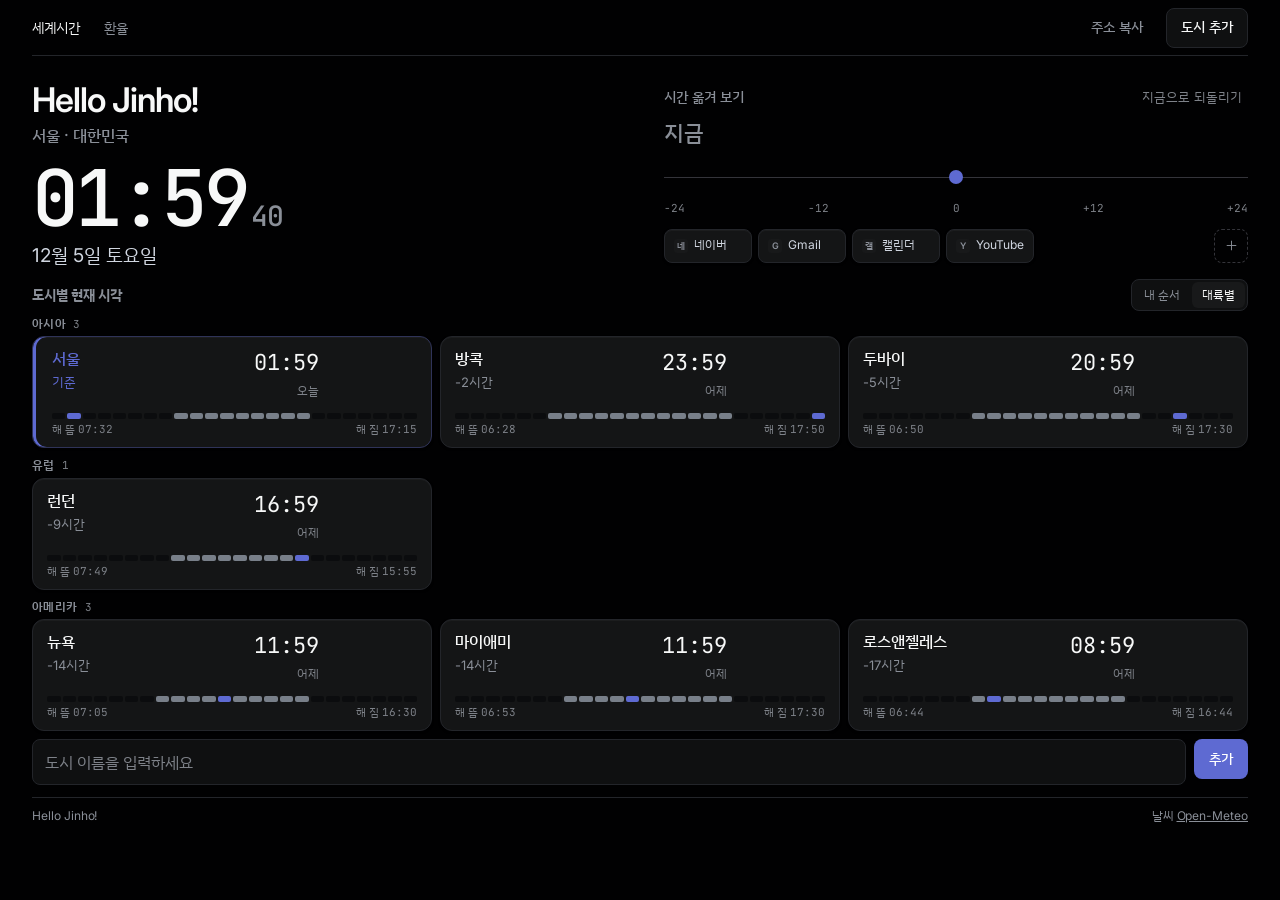
<file: index.html>
<!doctype html>
<html lang="ko">
<head>
<meta charset="utf-8">
<meta name="viewport" content="width=device-width, initial-scale=1">
<title>Hello Jinho!</title>
<meta name="description" content="기준 도시의 시각을 중심으로 여러 도시의 지금을 나란히 봅니다.">
<meta name="color-scheme" content="dark">
<meta name="theme-color" content="#010102">
<link rel="preconnect" href="https://api.open-meteo.com" crossorigin>
<link rel="preconnect" href="https://fonts.googleapis.com">
<link rel="preconnect" href="https://fonts.gstatic.com" crossorigin>
<link href="https://fonts.googleapis.com/css2?family=Inter:wght@400;500;600&family=JetBrains+Mono:wght@400;500&family=IBM+Plex+Sans+KR:wght@400;500;600&display=swap" rel="stylesheet">
<link rel="stylesheet" href="meridian.css">
</head>
<body>
<div id="chrome"></div>

<main id="main">
  <div class="wrap">
    <h1 class="sr-only">세계시간</h1>
    <div class="hero">
     <div class="clockbar">

      <section aria-labelledby="refHeading">
        <div id="brand"></div>
        <p class="ref-city" id="refHeading">
          <span id="refName">서울</span> · <span id="refCountry">대한민국</span>
        </p>
        <p class="clock" id="clock" role="timer" aria-live="off">
          <span id="clockHM">--:--</span><span class="sec" id="clockS">--</span>
        </p>
        <div class="hero-meta">
          <span class="date" id="refDate">&nbsp;</span>
        </div>
      </section>

      <section class="shift" aria-labelledby="shiftLabel">
          <div class="shift-head">
            <h2 id="shiftLabel">시간 옮겨 보기</h2>
            <button type="button" class="shift-reset" id="shiftReset" disabled>지금으로 되돌리기</button>
          </div>
          <output class="shift-val" id="shiftVal" for="shiftRange">지금</output>
          <div class="slider">
            <input type="range" id="shiftRange" min="-24" max="24" step="0.5" value="0"
                   aria-labelledby="shiftLabel" aria-describedby="shiftVal">
          </div>
          <div class="slider-ticks" aria-hidden="true">
            <span>-24</span><span>-12</span><span>0</span><span>+12</span><span>+24</span>
          </div>

          <nav class="marks" aria-label="바로가기">
            <div class="marks-row" id="marks"></div>
            <form class="mark-form" id="markForm" hidden>
              <label class="field-label" for="markIcon" hidden>아이콘</label>
              <input class="input i" id="markIcon" placeholder="아이콘" maxlength="2"
                     autocomplete="off" spellcheck="false" aria-describedby="markHint">
              <label class="field-label" for="markName" hidden>이름</label>
              <input class="input n" id="markName" placeholder="이름 (선택)" autocomplete="off" spellcheck="false">
              <label class="field-label" for="markUrl" hidden>주소</label>
              <input class="input u" id="markUrl" type="url" placeholder="예: naver.com" autocomplete="off" spellcheck="false">
              <button type="submit" class="btn btn-primary">저장</button>
              <button type="button" class="btn btn-tertiary" id="markCancel">취소</button>
              <span class="mark-move" id="markMove" hidden>
                <button type="button" class="btn btn-secondary" id="markLeft">← 앞으로</button>
                <button type="button" class="btn btn-secondary" id="markRight">뒤로 →</button>
              </span>
              <p class="add-hint" id="markHint">아이콘 칸에 이모지를 넣으면 그 그림이 대신 나옵니다. 비우면 사이트 아이콘을 씁니다. 순서는 끌어서 옮길 수도 있습니다.</p>
            </form>
            <p class="error" id="markError" role="alert" hidden></p>
          </nav>
      </section>

     </div>

      <section class="rail-panel" aria-labelledby="railHeading">
        <div class="rail-headrow">
          <h2 class="t-body-sm" id="railHeading">도시별 현재 시각</h2>
          <div class="rail-toggle" id="railToggle" role="group" aria-label="목록 보기 방식">
            <button type="button" data-mode="mine" aria-pressed="false">내 순서</button>
            <button type="button" data-mode="cont" aria-pressed="true">대륙별</button>
          </div>
        </div>
        <div class="rail" id="rail"></div>

        <form class="add-row" id="addForm">
          <label class="field-label" for="addCity" hidden>도시 이름</label>
          <input class="input" id="addCity" name="city" list="cityList" autocomplete="off" spellcheck="false"
                 placeholder="도시 이름을 입력하세요">
          <button type="submit" class="btn btn-primary">추가</button>
        </form>
        <datalist id="cityList"></datalist>
        <p class="error" id="addError" role="alert" hidden></p>
      </section>

    </div>
  </div>
</main>

<div id="pagefoot"></div>

<script src="meridian.js"></script>
<script>
(function () {
  'use strict';
  var $ = function (id) { return document.getElementById(id); };

  document.getElementById('chrome').innerHTML = M.nav('세계시간');
  document.getElementById('brand').innerHTML = M.brandMark();
  document.getElementById('pagefoot').innerHTML =
    M.foot('날씨 <a href="https://open-meteo.com/">Open-Meteo</a>');

  $('navActions').innerHTML =
    '<button type="button" class="btn btn-tertiary" id="copyUrl">주소 복사</button>' +
    '<button type="button" class="btn btn-secondary" id="focusAdd">도시 추가</button>';

  /* ---------- 상태 ---------- */
  var params = new URLSearchParams(location.search);
  var fromUrl = params.get('c');
  var cities;
  if (fromUrl) {
    cities = fromUrl.split(',').map(function (s) { return s.trim(); })
                    .filter(function (s) { return M.CITIES[s]; });
    if (cities.length) M.save('cities', cities);
  }
  if (!cities || !cities.length) cities = M.load('cities', M.DEFAULT_CITIES).slice();
  cities = cities.filter(function (c) { return M.CITIES[c]; });
  if (!cities.length) cities = M.DEFAULT_CITIES.slice();

  var shiftHours = 0;

  /* 도시 이름 자동완성 */
  $('cityList').innerHTML = Object.keys(M.CITIES).map(function (n) {
    return '<option value="' + M.escapeHtml(n) + '"></option>';
  }).join('');

  function refCity() { return cities[0]; }
  function shiftedNow() { return new Date(Date.now() + shiftHours * 3600000); }

  /* 도시별 날씨 캐시: { 도시: {temp, code, isDay} } */
  var wx = {};
  /* 도시를 끌고 있는 중인지 (아래 순서 바꾸기에서 씀) */
  var cdrag = null;

  /* ---------- 렌더 ----------
     구조를 만드는 buildRail 과 1초마다 도는 updateTimes 를 나눈다.
     매초 innerHTML 을 갈아치우면 도시마다 SVG 아이콘까지 다시 그리게 된다. */
  function weatherCell(city) {
    var w = wx[city];
    if (w === undefined) {
      return '<div class="rail-wx"><div class="line">' +
             '<span class="skeleton">--.-°</span></div></div>';
    }
    if (w === null) return '<div class="rail-wx"></div>';
    var d = M.describe(w.code);
    return '<div class="rail-wx">' +
      '<div class="line">' + M.iconFor(d[1], w.isDay, 18) +
        '<span class="tmp">' + w.temp.toFixed(1) + '°</span></div>' +
      '<div class="cond">' + d[0] + '</div>' +
    '</div>';
  }

  /* 대륙은 시간대 앞부분에서 얻는다. 따로 표를 둘 필요가 없다. */
  var CONT = { Asia: '아시아', Europe: '유럽', America: '아메리카',
               Africa: '아프리카', Australia: '오세아니아', Pacific: '오세아니아' };
  var CONT_ORDER = ['아시아', '유럽', '아프리카', '아메리카', '오세아니아'];
  function contOf(city) {
    var meta = M.CITIES[city];
    return meta ? (CONT[meta[0].split('/')[0]] || '기타') : '기타';
  }

  var railMode = M.load('railMode', ['cont'])[0] === 'mine' ? 'mine' : 'cont';

  function cityCard(city, idx) {
      var isRef = idx === 0;
      return '<div class="rail-row' + (isRef ? ' is-ref' : '') +
             '" data-city="' + M.escapeHtml(city) + '" data-idx="' + idx + '">' +
        '<div class="rail-head">' +
          '<div>' +
            '<div class="rail-name">' + M.escapeHtml(city) + '</div>' +
            '<div class="rail-off"></div>' +
          '</div>' +
          weatherCell(city) +
          '<div>' +
            '<div class="rail-time">--:--</div>' +
            '<div class="rail-day"></div>' +
          '</div>' +
          (cities.length > 1
            ? '<span class="rail-tools">' +
                '<button type="button" data-cmove="-1" ' + (idx === 0 ? 'disabled ' : '') +
                  'aria-label="' + M.escapeHtml(city) + ' 앞으로 옮기기">' +
                  M.icon('left', 13) + '</button>' +
                '<button type="button" data-cmove="1" ' +
                  (idx === cities.length - 1 ? 'disabled ' : '') +
                  'aria-label="' + M.escapeHtml(city) + ' 뒤로 옮기기">' +
                  M.icon('right', 13) + '</button>' +
                '<button type="button" class="rail-remove" data-remove="' + M.escapeHtml(city) +
                  '" aria-label="' + M.escapeHtml(city) + ' 삭제">' + M.icon('close', 14) + '</button>' +
              '</span>'
            : '<span></span>') +
        '</div>' +
        '<div class="band" role="img" aria-label="' + M.escapeHtml(city) + ' 낮과 밤">' +
          new Array(25).join('<i></i>') +
        '</div>' +
        '<div class="band-legend"></div>' +
      '</div>';
  }

  function buildRail() {
    /* 끌고 있는 도중에 날씨 갱신이 목록을 다시 그리면 손에서 놓친다 */
    if (cdrag && cdrag.moved) return;

    var html;
    if (railMode === 'cont') {
      html = '';
      CONT_ORDER.forEach(function (cont) {
        var list = cities.filter(function (c) { return contOf(c) === cont; });
        if (!list.length) return;
        html += '<h3 class="rail-group">' + cont +
                '<span>' + list.length + '</span></h3>' +
                list.map(function (city) {
                  return cityCard(city, cities.indexOf(city));
                }).join('');
      });
    } else {
      html = cities.map(cityCard).join('');
    }
    $('rail').innerHTML = html;

    Array.prototype.forEach.call($('railToggle').children, function (b) {
      b.setAttribute('aria-pressed', String(b.getAttribute('data-mode') === railMode));
    });
    updateTimes();
  }

  $('railToggle').addEventListener('click', function (e) {
    var b = e.target.closest('[data-mode]');
    if (!b) return;
    railMode = b.getAttribute('data-mode');
    M.save('railMode', [railMode]);
    buildRail();
  });

  function updateTimes() {
    var now = shiftedNow();
    var refTz = M.CITIES[refCity()][0];
    var refP = M.tzParts(refTz, now);

    Array.prototype.forEach.call($('rail').children, function (row) {
      var city = row.getAttribute('data-city');
      var meta = M.CITIES[city];
      if (!meta) return;                     /* 대륙 제목 줄은 건너뛴다 */
      var p = M.tzParts(meta[0], now);
      var delta = M.dayDelta(refP, p);

      /* 기준 도시는 화면상의 첫 칸이 아니라 이름으로 가린다.
         대륙별로 묶으면 제목이 첫 칸을 차지해 자리로는 판단할 수 없다. */
      row.querySelector('.rail-off').textContent =
        city === cities[0] ? '기준' : M.formatOffset(M.offsetMinutes(refTz, meta[0], now));
      row.querySelector('.rail-time').textContent = M.pad2(p.hour) + ':' + M.pad2(p.minute);
      row.querySelector('.rail-day').textContent =
        delta === 0 ? '오늘' : delta > 0 ? '내일' : '어제';

      var dl = M.daylight(city, now);
      var bars = row.querySelectorAll('.band i');
      for (var h = 0; h < 24; h++) {
        bars[h].className = (h === p.hour) ? 'now' : (dl.hours[h] ? 'day' : '');
      }
      row.querySelector('.band-legend').innerHTML = dl.setLabel
        ? '<span>해 뜸 <span class="mono">' + dl.riseLabel + '</span></span>' +
          '<span>해 짐 <span class="mono">' + dl.setLabel + '</span></span>'
        : (dl.riseLabel ? '<span>' + dl.riseLabel + '</span>' : '');
    });
  }

  function renderHero() {
    var now = shiftedNow();
    var ref = refCity(), meta = M.CITIES[ref];
    var p = M.tzParts(meta[0], now);
    $('refName').textContent = ref;
    $('refCountry').textContent = meta[3];
    $('clockHM').textContent = M.pad2(p.hour) + ':' + M.pad2(p.minute);
    $('clockS').textContent = M.pad2(p.second);
    $('clock').setAttribute('aria-label',
      ref + ' ' + p.hour + '시 ' + p.minute + '분');
    $('refDate').textContent = M.formatDate(meta[0], now);
  }

  function tick() {
    renderHero();
    updateTimes();
  }

  /* ---------- 날씨: 모든 도시를 한 번에 ---------- */
  function loadWeather() {
    if (!cities.length) return;
    var lats = cities.map(function (c) { return M.CITIES[c][1]; }).join(',');
    var lons = cities.map(function (c) { return M.CITIES[c][2]; }).join(',');

    M.getJSON('https://api.open-meteo.com/v1/forecast?latitude=' + lats +
      '&longitude=' + lons + '&current=temperature_2m,weather_code,is_day&timezone=auto')
      .then(function (data) {
        var list = Array.isArray(data) ? data : [data];
        cities.forEach(function (city, i) {
          var d = list[i];
          if (!d || !d.current) { wx[city] = null; return; }
          wx[city] = {
            temp: d.current.temperature_2m,
            code: d.current.weather_code,
            isDay: d.current.is_day === 1
          };
        });
        buildRail();
      })
      .catch(function () {
        cities.forEach(function (c) { if (wx[c] === undefined) wx[c] = null; });
        buildRail();
      });
  }

  /* ---------- 바로가기 ---------- */
  var marks = M.load('bookmarks', M.DEFAULT_BOOKMARKS).filter(function (b) {
    return b && b.url;
  });

  function renderMarks() {
    $('marks').innerHTML = marks.map(function (b, i) {
      var label = b.name || M.hostOf(b.url);
      var glyph = b.icon
        ? '<span class="emoji" aria-hidden="true">' + M.escapeHtml(b.icon) + '</span>'
        : '<img src="' + M.escapeHtml(M.faviconUrl(b.url)) + '" alt="" ' +
          'width="14" height="14" loading="lazy" data-letter="' +
          M.escapeHtml(label.slice(0, 1)) + '">';
      return '<span class="mark-item" data-idx="' + i + '">' +
        /* 시작 페이지는 그대로 두고 새 탭에서 연다.
           noopener 가 없으면 열린 쪽에서 window.opener 로 이 페이지를 건드릴 수 있다. */
        '<a href="' + M.escapeHtml(b.url) + '" target="_blank" rel="noopener noreferrer"' +
          ' title="' + M.escapeHtml(label) + '"' +
          ' aria-label="' + M.escapeHtml(label) + ' (새 탭에서 열기)">' +
          glyph + '<span class="label">' + M.escapeHtml(label) + '</span>' +
        '</a>' +
        '<span class="mark-tools">' +
          '<button type="button" data-edit="' + i + '" aria-label="' +
            M.escapeHtml(label) + ' 바로가기 편집">' + M.icon('pencil', 11) + '</button>' +
          '<button type="button" data-mark="' + i + '" aria-label="' +
            M.escapeHtml(label) + ' 바로가기 삭제">' + M.icon('close', 11) + '</button>' +
        '</span>' +
      '</span>';
    }).join('') +
    '<button type="button" class="mark-add" id="markAdd" aria-label="바로가기 추가" ' +
      'title="바로가기 추가">' + M.icon('plus', 15) + '</button>';

    /* 파비콘을 못 받아오면 첫 글자로 바꾼다 */
    Array.prototype.forEach.call($('marks').querySelectorAll('img'), function (img) {
      img.addEventListener('error', function () {
        var s = document.createElement('span');
        s.className = 'letter';
        s.textContent = img.getAttribute('data-letter') || '?';
        s.setAttribute('aria-hidden', 'true');
        if (img.parentNode) img.parentNode.replaceChild(s, img);
      });
    });
    fitLabels();
  }

  /* 이름이 칸을 넘으면 12px 에서 9px 까지 0.5px 씩 줄여 맞춘다 */
  function fitLabels() {
    Array.prototype.forEach.call($('marks').querySelectorAll('.label'), function (el) {
      var size = 12;
      el.style.fontSize = size + 'px';
      while (el.scrollWidth > el.clientWidth && size > 9) {
        size -= 0.5;
        el.style.fontSize = size + 'px';
      }
    });
  }

  /* 웹폰트가 늦게 오면 폭이 달라지므로 한 번 더 맞춘다 */
  if (document.fonts && document.fonts.ready) {
    document.fonts.ready.then(fitLabels);
  }

  var editing = -1;   /* 편집 중인 바로가기 번호, -1 이면 새로 추가 */

  function openMarkForm(index) {
    editing = (typeof index === 'number') ? index : -1;
    var b = editing >= 0 ? marks[editing] : { icon: '', name: '', url: '' };
    $('markIcon').value = b.icon || '';
    $('markName').value = b.name || '';
    $('markUrl').value = b.url || '';
    $('markForm').hidden = false;
    $('markError').hidden = true;
    /* 순서 옮기기는 기존 항목을 고칠 때만 의미가 있다 */
    $('markMove').hidden = editing < 0;
    $('markLeft').disabled = editing <= 0;
    $('markRight').disabled = editing < 0 || editing >= marks.length - 1;
    (editing >= 0 ? $('markIcon') : $('markUrl')).focus();
  }

  /* 버튼으로 한 칸씩 옮기기. 끌기가 안 되는 키보드 사용자를 위한 길이기도 하다. */
  function moveMark(step) {
    var to = editing + step;
    if (editing < 0 || to < 0 || to >= marks.length) return;
    var m = marks.splice(editing, 1)[0];
    marks.splice(to, 0, m);
    M.save('bookmarks', marks);
    editing = to;
    renderMarks();
    $('markLeft').disabled = editing <= 0;
    $('markRight').disabled = editing >= marks.length - 1;
  }
  $('markLeft').addEventListener('click', function () { moveMark(-1); });
  $('markRight').addEventListener('click', function () { moveMark(1); });

  function closeMarkForm() {
    editing = -1;
    $('markForm').hidden = true;
    $('markError').hidden = true;
  }

  $('marks').addEventListener('click', function (e) {
    if (e.target.closest('#markAdd')) { openMarkForm(); return; }

    var edit = e.target.closest('[data-edit]');
    if (edit) { openMarkForm(parseInt(edit.getAttribute('data-edit'), 10)); return; }

    var del = e.target.closest('[data-mark]');
    if (!del) return;
    marks.splice(parseInt(del.getAttribute('data-mark'), 10), 1);
    M.save('bookmarks', marks);
    closeMarkForm();
    renderMarks();
  });

  $('markForm').addEventListener('submit', function (e) {
    e.preventDefault();
    var err = $('markError');
    var url = M.normalizeUrl($('markUrl').value);
    if (!url) {
      err.hidden = false;
      err.textContent = '주소를 확인해 주세요. naver.com 처럼 입력하시면 됩니다.';
      $('markUrl').focus();
      return;
    }
    var entry = {
      icon: $('markIcon').value.trim(),
      name: $('markName').value.trim(),
      url: url
    };
    if (editing >= 0) marks[editing] = entry; else marks.push(entry);
    M.save('bookmarks', marks);
    closeMarkForm();
    renderMarks();
  });

  $('markCancel').addEventListener('click', closeMarkForm);

  /* ---------- 끌어서 순서 바꾸기 ----------
     마우스와 손가락을 함께 받으려고 포인터 이벤트를 쓴다. 옆으로 끌면 순서를
     바꾸고, 위아래로 쓸면 화면이 그대로 스크롤되도록 touch-action 을 pan-y 로 둔다. */
  var drag = null;

  $('marks').addEventListener('pointerdown', function (e) {
    if (e.pointerType === 'mouse' && e.button !== 0) return;
    if (e.target.closest('.mark-tools') || e.target.closest('#markAdd')) return;
    var item = e.target.closest('.mark-item');
    if (!item) return;
    drag = { el: item, x: e.clientX, y: e.clientY, moved: false, id: e.pointerId };
  });

  document.addEventListener('pointermove', function (e) {
    if (!drag || e.pointerId !== drag.id) return;
    if (!drag.moved) {
      if (Math.abs(e.clientX - drag.x) + Math.abs(e.clientY - drag.y) < 6) return;
      drag.moved = true;
      drag.el.classList.add('is-dragging');
      try { drag.el.setPointerCapture(drag.id); } catch (err) {}
    }
    var under = document.elementFromPoint(e.clientX, e.clientY);
    var over = under && under.closest ? under.closest('.mark-item') : null;
    if (!over || over === drag.el || over.parentNode !== drag.el.parentNode) return;
    var items = Array.prototype.slice.call($('marks').children);
    var before = items.indexOf(over) < items.indexOf(drag.el);
    over.parentNode.insertBefore(drag.el, before ? over : over.nextSibling);
  });

  var suppressClick = false;

  function endDrag() {
    if (!drag) return;
    var d = drag; drag = null;
    d.el.classList.remove('is-dragging');
    if (!d.moved) return;
    /* pointerup 이 click 보다 먼저 오므로 플래그를 남겨 두었다가 막는다 */
    suppressClick = true;
    setTimeout(function () { suppressClick = false; }, 0);
    /* 화면에 놓인 차례대로 목록을 다시 만든다 */
    var order = Array.prototype.map.call($('marks').querySelectorAll('.mark-item'), function (el) {
      return marks[parseInt(el.getAttribute('data-idx'), 10)];
    }).filter(Boolean);
    if (order.length === marks.length) {
      marks = order;
      M.save('bookmarks', marks);
    }
    closeMarkForm();
    renderMarks();
  }
  document.addEventListener('pointerup', endDrag);
  document.addEventListener('pointercancel', endDrag);

  /* 끌고 난 직후의 클릭은 링크를 열지 않게 막는다 */
  $('marks').addEventListener('click', function (e) {
    if (suppressClick || (drag && drag.moved)) { e.preventDefault(); e.stopPropagation(); }
  }, true);

  /* ---------- 이벤트 ---------- */
  $('shiftRange').addEventListener('input', function (e) {
    shiftHours = parseFloat(e.target.value);
    var out = $('shiftVal'), reset = $('shiftReset');
    if (shiftHours === 0) {
      out.textContent = '지금';
      out.classList.remove('moved');
      reset.disabled = true;
    } else {
      var sign = shiftHours > 0 ? '+' : '-';
      var abs = Math.abs(shiftHours);
      var h = Math.floor(abs), m = Math.round((abs - h) * 60);
      out.textContent = sign + h + '시간' + (m ? ' ' + m + '분' : '');
      out.classList.add('moved');
      reset.disabled = false;
    }
    tick();
  });

  $('shiftReset').addEventListener('click', function () {
    shiftHours = 0;
    $('shiftRange').value = 0;
    $('shiftRange').dispatchEvent(new Event('input'));
  });

  $('addForm').addEventListener('submit', function (e) {
    e.preventDefault();
    var input = $('addCity'), name = input.value.trim(), err = $('addError');
    err.hidden = true;
    if (!name) return;
    if (!M.CITIES[name]) {
      err.hidden = false;
      err.textContent = '“' + name + '” 은 목록에 없습니다. 입력창의 자동완성에서 골라 주세요.';
      input.focus();
      return;
    }
    if (cities.indexOf(name) !== -1) {
      err.hidden = false;
      err.textContent = '“' + name + '” 은 이미 있습니다.';
      input.focus();
      return;
    }
    cities.push(name);
    M.save('cities', cities);
    input.value = '';
    buildRail();          // 새 도시는 날씨가 올 때까지 자리만 잡아 둔다
    renderHero();
    loadWeather();
  });

  $('rail').addEventListener('click', function (e) {
    /* 순서 옮기기: 첫 자리로 오면 그 도시가 기준 도시가 된다 */
    var mv = e.target.closest('[data-cmove]');
    if (mv) {
      var row = mv.closest('.rail-row');
      var from = cities.indexOf(row.getAttribute('data-city'));
      var to = from + parseInt(mv.getAttribute('data-cmove'), 10);
      if (from < 0 || to < 0 || to >= cities.length) return;
      cities.splice(to, 0, cities.splice(from, 1)[0]);
      M.save('cities', cities);
      buildRail();
      renderHero();
      return;
    }

    var btn = e.target.closest('[data-remove]');
    if (!btn) return;
    var name = btn.getAttribute('data-remove');
    var wasRef = cities[0] === name;
    cities = cities.filter(function (c) { return c !== name; });
    delete wx[name];
    M.save('cities', cities);
    buildRail();
    renderHero();
    if (wasRef) loadWeather();
  });

  /* ---------- 도시 끌어서 순서 바꾸기 ---------- */
  $('rail').addEventListener('pointerdown', function (e) {
    if (e.pointerType === 'mouse' && e.button !== 0) return;
    if (e.target.closest('.rail-tools')) return;
    var row = e.target.closest('.rail-row');
    if (!row || cities.length < 2) return;
    cdrag = { el: row, x: e.clientX, y: e.clientY, moved: false, id: e.pointerId };
  });

  document.addEventListener('pointermove', function (e) {
    if (!cdrag || e.pointerId !== cdrag.id) return;
    if (!cdrag.moved) {
      if (Math.abs(e.clientX - cdrag.x) + Math.abs(e.clientY - cdrag.y) < 6) return;
      cdrag.moved = true;
      cdrag.el.classList.add('is-dragging');
      try { cdrag.el.setPointerCapture(cdrag.id); } catch (err) {}
    }
    var under = document.elementFromPoint(e.clientX, e.clientY);
    var over = under && under.closest ? under.closest('.rail-row') : null;
    if (!over || over === cdrag.el || over.parentNode !== cdrag.el.parentNode) return;
    var list = Array.prototype.slice.call($('rail').children);
    var before = list.indexOf(over) < list.indexOf(cdrag.el);
    over.parentNode.insertBefore(cdrag.el, before ? over : over.nextSibling);
  });

  function endCityDrag() {
    if (!cdrag) return;
    var d = cdrag; cdrag = null;
    d.el.classList.remove('is-dragging');
    if (!d.moved) return;
    var order = Array.prototype.map.call($('rail').children, function (el) {
      return el.getAttribute('data-city');
    }).filter(function (c) { return M.CITIES[c]; });
    if (order.length === cities.length) {
      cities = order;
      M.save('cities', cities);
    }
    buildRail();
    renderHero();
  }
  document.addEventListener('pointerup', endCityDrag);
  document.addEventListener('pointercancel', endCityDrag);

  $('copyUrl').addEventListener('click', function () {
    var url = location.origin + location.pathname + '?c=' + encodeURIComponent(cities.join(','));
    var btn = this;
    navigator.clipboard.writeText(url).then(function () {
      var old = btn.textContent;
      btn.textContent = '복사했습니다';
      setTimeout(function () { btn.textContent = old; }, 1600);
    }, function () {
      window.prompt('아래 주소를 복사하세요', url);
    });
  });

  $('focusAdd').addEventListener('click', function () { $('addCity').focus(); });

  /* ---------- 시작 ---------- */
  renderMarks();
  buildRail();
  renderHero();
  loadWeather();
  setInterval(tick, 1000);
  setInterval(loadWeather, 15 * 60 * 1000);
})();
</script>
</body>
</html>
</file>
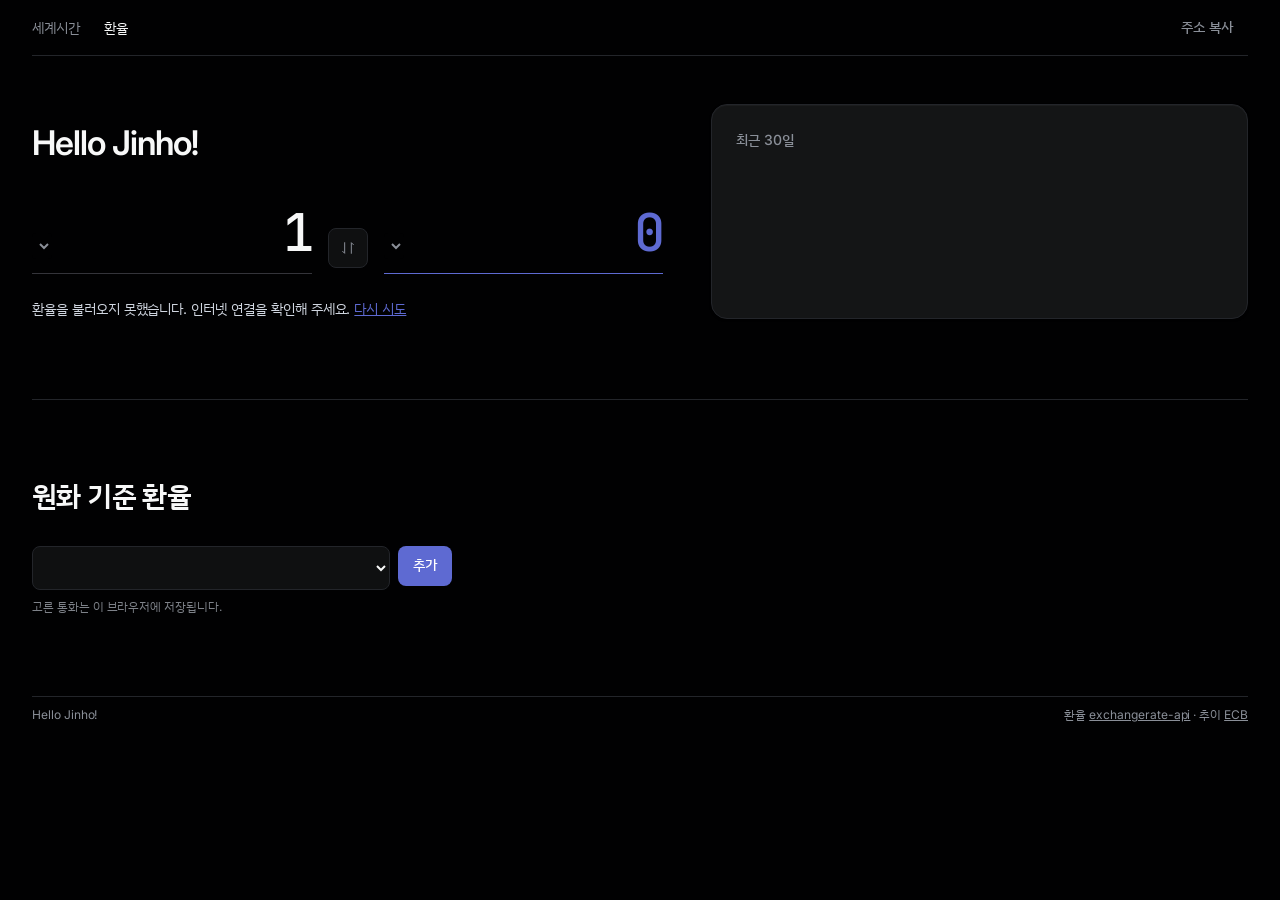
<file: exchange.html>
<!doctype html>
<html lang="ko">
<head>
<meta charset="utf-8">
<meta name="viewport" content="width=device-width, initial-scale=1">
<title>Hello Jinho!</title>
<meta name="description" content="원화 기준 환율과 통화 변환. 주말 포함 매일 갱신.">
<meta name="color-scheme" content="dark">
<meta name="theme-color" content="#010102">
<link rel="preconnect" href="https://open.er-api.com" crossorigin>
<link rel="preconnect" href="https://api.frankfurter.dev" crossorigin>
<link rel="preconnect" href="https://fonts.googleapis.com">
<link rel="preconnect" href="https://fonts.gstatic.com" crossorigin>
<link href="https://fonts.googleapis.com/css2?family=Inter:wght@400;500;600&family=JetBrains+Mono:wght@400;500&family=IBM+Plex+Sans+KR:wght@400;500;600&display=swap" rel="stylesheet">
<link rel="stylesheet" href="meridian.css">
</head>
<body>
<div id="chrome"></div>

<main id="main">
  <div class="wrap">
    <div class="fx-hero fx-split">

      <section aria-labelledby="convHeading">
        <div id="brand"></div>
        <h1 class="sr-only" id="convHeading">환율</h1>
        <p class="ref-city" id="asOf">&nbsp;</p>

        <div class="conv" style="margin-top:var(--sp-md)">
          <div>
            <div class="leg-field">
              <select id="fromCur" aria-label="보내는 통화"></select>
              <input class="amt mono" id="fromAmt" name="fromAmount" autocomplete="off" spellcheck="false" inputmode="decimal" value="1" aria-label="보내는 금액">
            </div>
          </div>
          <button type="button" class="swap" id="swap" aria-label="통화 서로 바꾸기"></button>
          <div>
            <div class="leg-field is-out">
              <select id="toCur" aria-label="받는 통화"></select>
              <input class="amt mono" id="toAmt" name="toAmount" autocomplete="off" spellcheck="false" inputmode="decimal" value="0" aria-label="받는 금액">
            </div>
          </div>
        </div>

        <p class="fx-rate" id="rateLine" aria-live="polite"><span class="skeleton">환율을 불러오는 중…</span></p>
        <p class="error" id="fxError" role="alert" hidden></p>
      </section>

      <section class="trend" aria-labelledby="trendHeading">
        <div class="trend-head">
          <h2 id="trendHeading">최근 30일 <span id="trendPair"></span></h2>
          <span class="trend-now mono" id="trendNow"></span>
        </div>
        <svg id="trendSvg" viewBox="0 0 300 120" preserveAspectRatio="none" role="img"
             aria-labelledby="trendHeading" aria-describedby="trendDesc">
          <polyline id="trendLine" points=""></polyline>
        </svg>
        <p id="trendDesc" class="t-caption" hidden></p>
        <div class="trend-axis"><span id="trendFrom"></span><span id="trendTo"></span></div>
      </section>

    </div>
  </div>

  <div class="wrap">
    <section class="section" aria-labelledby="tableHeading">
      <h2 class="t-headline" id="tableHeading">원화 기준 환율</h2>
      <div class="fx-grid" id="grid"></div>
      <form class="add-row" id="addForm" style="max-width:420px">
        <label class="field-label" for="addCur" hidden>통화 코드</label>
        <select class="input" id="addCur"></select>
        <button type="submit" class="btn btn-primary">추가</button>
      </form>
      <p class="add-hint">고른 통화는 이 브라우저에 저장됩니다.</p>
    </section>
  </div>
</main>

<div id="pagefoot"></div>

<script src="meridian.js"></script>
<script>
(function () {
  'use strict';
  var $ = function (id) { return document.getElementById(id); };

  document.getElementById('chrome').innerHTML = M.nav('환율');
  document.getElementById('brand').innerHTML = M.brandMark();
  document.getElementById('pagefoot').innerHTML =
    M.foot('환율 <a href="https://www.exchangerate-api.com">exchangerate-api</a> · 추이 <a href="https://frankfurter.dev/">ECB</a>');
  $('navActions').innerHTML =
    '<button type="button" class="btn btn-tertiary" id="copyUrl">주소 복사</button>';
  $('swap').innerHTML = M.icon('swap', 16);

  var API = 'https://api.frankfurter.dev/v1/';

  var params = new URLSearchParams(location.search);
  var fromUrl = params.get('v');
  var picks;
  if (fromUrl) {
    picks = fromUrl.split(',').map(function (s) { return s.trim().toUpperCase(); })
                   .filter(function (s) { return /^[A-Z]{3}$/.test(s) && s !== 'KRW'; });
    if (picks.length) M.save('currencies', picks);
  }
  if (!picks || !picks.length) picks = M.load('currencies', M.DEFAULT_CURRENCIES).slice();

  var krwPer = {};   // 통화 1단위당 원화
  var series = {};   // 통화별 30일 시계열 [[날짜, 원화], ...]
  var asOfDate = '';
  var asOfStamp = null;   /* 최신 소스가 준 갱신 시각 (ms) */
  var available = [];

  function name(code) { return M.CURRENCY_NAMES[code] || code; }
  function unit(code) { return M.PER_100[code] ? 100 : 1; }
  function label(code) { return name(code) + (M.PER_100[code] ? ' 100' : ''); }

  /* ---------- 변환 ---------- */
  function convert(amount, from, to) {
    var a = from === 'KRW' ? 1 : krwPer[from];
    var b = to === 'KRW' ? 1 : krwPer[to];
    if (!a || !b) return null;
    return amount * a / b;
  }

  function recalc(source) {
    var from = $('fromCur').value, to = $('toCur').value;
    var src = source === 'to' ? $('toAmt') : $('fromAmt');
    var dst = source === 'to' ? $('fromAmt') : $('toAmt');
    var raw = parseFloat(String(src.value).replace(/[^0-9.\-]/g, ''));
    if (isNaN(raw)) { dst.value = ''; return; }
    var v = source === 'to' ? convert(raw, to, from) : convert(raw, from, to);
    if (v === null) return;
    dst.value = M.num(v, amtDigits(v));
    fitAmounts();
    updateRateLine();
  }

  /* 금액이 칸보다 길면 글씨를 줄인다. 1,374.55 처럼 자릿수가 늘면 잘리기 때문이다.
     별도 측정용 요소를 두면 자간(-0.04em)이 글씨 크기에 따라 달라지는 걸 못 따라가
     실제보다 좁게 재게 된다. 그래서 입력칸 자신을 줄여 가며 직접 확인한다. */
  function fitAmount(el) {
    el.style.fontSize = '';                    /* 반응형 기본값으로 되돌린 뒤 다시 잰다 */
    var size = parseFloat(getComputedStyle(el).fontSize);
    if (!el.clientWidth) return;
    el.style.fontSize = size + 'px';
    while (el.scrollWidth > el.clientWidth && size > 18) {
      size -= 1;
      el.style.fontSize = size + 'px';
    }
  }

  function fitAmounts() { fitAmount($('fromAmt')); fitAmount($('toAmt')); }
  window.addEventListener('resize', fitAmounts);

  /* 큰 금액은 원 단위로 끊고, 1 USD 처럼 작은 값은 환율과 같은 자리까지 보여준다 */
  function amtDigits(v) {
    var a = Math.abs(v);
    if (a >= 10000) return 0;
    if (a >= 1) return 2;
    if (a >= 0.01) return 4;
    return 6;
  }

  function updateRateLine() {
    var from = $('fromCur').value, to = $('toCur').value;
    var one = convert(1, from, to);
    if (one === null) return;
    $('rateLine').innerHTML = '1 ' + from + ' = <b>' + M.num(one, M.rateDigits(one)) + '</b> ' + to;

    if (asOfStamp) {
      var d = new Date(asOfStamp);
      var f = new Intl.DateTimeFormat('ko-KR', {
        timeZone: 'Asia/Seoul', month: 'long', day: 'numeric',
        hour: '2-digit', minute: '2-digit', hour12: false
      });
      $('asOf').textContent = '기준 ' + f.format(d);
    } else if (asOfDate) {
      var p = asOfDate.split('-');
      $('asOf').textContent = '기준일 ' + (+p[1]) + '월 ' + (+p[2]) + '일 · 유럽중앙은행 고시';
    }
  }

  /* ---------- 추이 ---------- */
  function drawTrend() {
    var from = $('fromCur').value, to = $('toCur').value;
    var code = from !== 'KRW' ? from : to;
    var rows = series[code];
    $('trendPair').textContent = code + ' / KRW';
    $('trendPair').setAttribute('translate', 'no');
    if (!rows || rows.length < 2) {
      $('trendLine').setAttribute('points', '');
      $('trendNow').textContent = '';
      $('trendFrom').textContent = '';
      $('trendTo').textContent = '';
      $('trendDesc').textContent = code + ' 의 과거 자료가 없습니다.';
      return;
    }
    var vals = rows.map(function (r) { return r[1] * unit(code); });
    $('trendLine').setAttribute('points', M.polyline(vals, 300, 116));
    $('trendNow').textContent = M.num(vals[vals.length - 1], 2);
    $('trendFrom').textContent = rows[0][0].slice(5).replace('-', '.');
    $('trendTo').textContent = rows[rows.length - 1][0].slice(5).replace('-', '.');
    $('trendDesc').textContent = code + ' 대비 원화, ' + rows[0][0] + ' 부터 ' +
      rows[rows.length - 1][0] + ' 까지. 최고 ' + M.num(Math.max.apply(null, vals), 2) +
      ', 최저 ' + M.num(Math.min.apply(null, vals), 2) + '.';
  }

  /* ---------- 카드 ---------- */
  function renderGrid() {
    var lead = $('fromCur').value;
    $('grid').innerHTML = picks.map(function (code) {
      var per = krwPer[code];
      if (!per) return '';
      var v = per * unit(code);
      var rows = series[code] || [];
      var first = rows.length ? rows[0][1] * unit(code) : null;
      var delta = first ? ((v - first) / first * 100) : null;
      var spark = rows.length > 1
        ? '<svg viewBox="0 0 160 40" preserveAspectRatio="none" aria-hidden="true">' +
          '<polyline points="' + M.polyline(rows.map(function (r) { return r[1]; }), 160, 38) + '"/></svg>'
        : '';
      return '<article class="fx-card' + (code === lead ? ' is-lead' : '') + '">' +
        '<div class="top">' +
          '<span class="code" translate="no">' + code + '</span>' +
          '<span class="delta">' + (delta === null ? '' :
            (delta > 0 ? '+' : '') + delta.toFixed(2) + '%') + '</span>' +
        '</div>' +
        '<p class="nm">' + M.escapeHtml(label(code)) + '</p>' +
        '<p class="val">' + M.num(v, 2) + '</p>' +
        '<p class="prev">' + (first === null ? '&nbsp;' : '30일 전 ' + M.num(first, 2)) + '</p>' +
        spark +
        '<button type="button" class="rail-remove" data-remove="' + code +
          '" aria-label="' + code + ' 삭제">' + M.icon('close', 15) + '</button>' +
      '</article>';
    }).join('');
  }

  /* ---------- 선택 목록 ---------- */
  function fillSelects() {
    var all = available.slice();
    if (all.indexOf('KRW') === -1) all.push('KRW');
    all.sort();
    var opts = all.map(function (c) {
      return '<option value="' + c + '">' + c + '</option>';
    }).join('');
    $('fromCur').innerHTML = opts;
    $('toCur').innerHTML = opts;
    $('fromCur').value = picks[0] || 'USD';
    $('toCur').value = 'KRW';

    $('addCur').innerHTML = all.filter(function (c) {
      return c !== 'KRW' && picks.indexOf(c) === -1;
    }).map(function (c) {
      return '<option value="' + c + '">' + c + ' · ' + M.escapeHtml(name(c)) + '</option>';
    }).join('');
  }

  function refreshAll() {
    updateRateLine();
    recalc('from');
    drawTrend();
    renderGrid();
  }

  /* ---------- 이벤트 ---------- */
  $('fromAmt').addEventListener('input', function () { fitAmount(this); recalc('from'); });
  $('toAmt').addEventListener('input', function () { fitAmount(this); recalc('to'); });
  $('fromCur').addEventListener('change', function () { recalc('from'); drawTrend(); renderGrid(); });
  $('toCur').addEventListener('change', function () { recalc('from'); drawTrend(); });

  $('swap').addEventListener('click', function () {
    var f = $('fromCur').value;
    $('fromCur').value = $('toCur').value;
    $('toCur').value = f;
    recalc('from'); drawTrend(); renderGrid();
  });

  $('addForm').addEventListener('submit', function (e) {
    e.preventDefault();
    var code = $('addCur').value;
    if (!code || picks.indexOf(code) !== -1) return;
    picks.push(code);
    M.save('currencies', picks);
    loadSeries().then(function () { renderGrid(); fillAddSelect(); });
  });

  $('grid').addEventListener('click', function (e) {
    var btn = e.target.closest('[data-remove]');
    if (!btn) return;
    picks = picks.filter(function (c) { return c !== btn.getAttribute('data-remove'); });
    M.save('currencies', picks);
    renderGrid();
    fillAddSelect();
  });

  function fillAddSelect() {
    var all = available.slice().sort();
    $('addCur').innerHTML = all.filter(function (c) {
      return c !== 'KRW' && picks.indexOf(c) === -1;
    }).map(function (c) {
      return '<option value="' + c + '">' + c + ' · ' + M.escapeHtml(name(c)) + '</option>';
    }).join('');
  }

  $('copyUrl').addEventListener('click', function () {
    var url = location.origin + location.pathname + '?v=' + picks.join(',');
    var btn = this;
    navigator.clipboard.writeText(url).then(function () {
      var old = btn.textContent;
      btn.textContent = '복사했습니다';
      setTimeout(function () { btn.textContent = old; }, 1600);
    }, function () { window.prompt('아래 주소를 복사하세요', url); });
  });

  /* ---------- 로딩 ---------- */
  function iso(d) { return d.toISOString().slice(0, 10); }

  function loadSeries() {
    var end = new Date();
    var begin = new Date(end.getTime() - 30 * 86400000);
    var syms = picks.join(',');
    if (!syms) return Promise.resolve();
    /* ECB 원본 기준통화는 EUR 이다. base=KRW 로 받으면 0.00072 처럼 유효숫자가
       두 자리로 잘려 역수를 취할 때 값이 튀고 그래프가 계단처럼 끊긴다. */
    return M.getJSON(API + iso(begin) + '..' + iso(end) +
                     '?base=EUR&symbols=KRW,' + syms)
      .then(function (d) {
        series = {};
        Object.keys(d.rates).sort().forEach(function (date) {
          var row = d.rates[date];
          var krw = row.KRW;
          if (!krw) return;
          picks.forEach(function (code) {
            var v = (code === 'EUR') ? 1 : row[code];
            if (!v) return;
            (series[code] = series[code] || []).push([date, krw / v]);
          });
        });
        /* 과거는 ECB, 현재는 최신 소스이므로 마지막 점을 현재 값으로 이어 붙인다 */
        if (asOfStamp) {
          var today = new Date(asOfStamp).toISOString().slice(0, 10);
          picks.forEach(function (code) {
            var rows = series[code];
            if (!rows || !krwPer[code]) return;
            if (rows[rows.length - 1][0] === today) rows.pop();
            rows.push([today, krwPer[code]]);
          });
        }
      })
      .catch(function () { series = {}; });
  }

  /* 현재 환율은 주말에도 갱신되는 exchangerate-api 를 쓴다. ECB 는 영업일만
     고시해서 월요일 아침에 금요일 값이 그대로 나온다. 과거 30일치는 ECB 만
     제공하므로 그래프는 계속 ECB 를 쓴다. */
  var LIVE = 'https://open.er-api.com/v6/latest/USD';

  function ratesFromUsdBase(r) {
    var krw = r.KRW;
    if (!krw) return null;
    var out = { USD: krw };
    Object.keys(r).forEach(function (code) {
      if (code !== 'KRW' && r[code]) out[code] = krw / r[code];
    });
    return out;
  }

  function start(isRefresh) {
    $('fxError').hidden = true;
    /* 다시 불러올 때 사용자가 고른 통화와 입력한 금액을 잃지 않도록 붙잡아 둔다 */
    var keep = isRefresh ? {
      from: $('fromCur').value, to: $('toCur').value, amt: $('fromAmt').value
    } : null;
    Promise.all([
      M.getJSON(API + 'currencies'),
      /* 최신 소스가 죽으면 ECB 로 되돌아간다 */
      M.getJSON(LIVE).catch(function () { return null; }),
      M.getJSON(API + 'latest?base=EUR')
    ]).then(function (res) {
      available = Object.keys(res[0]);
      var live = res[1], liveRates = live && live.rates ? ratesFromUsdBase(live.rates) : null;

      if (liveRates) {
        krwPer = liveRates;
        asOfStamp = live.time_last_update_unix ? live.time_last_update_unix * 1000 : null;
        asOfDate = '';
      } else {
        asOfDate = res[2].date;
        asOfStamp = null;
        var eur = res[2].rates, krw = eur.KRW;
        if (!krw) throw new Error('KRW 없음');
        krwPer = { EUR: krw };
        Object.keys(eur).forEach(function (code) {
          if (code !== 'KRW') krwPer[code] = krw / eur[code];
        });
      }
      picks = picks.filter(function (c) { return krwPer[c]; });
      if (!picks.length) picks = M.DEFAULT_CURRENCIES.filter(function (c) { return krwPer[c]; });
      fillSelects();
      fillAddSelect();
      if (keep && keep.from) {
        $('fromCur').value = keep.from;
        $('toCur').value = keep.to;
        $('fromAmt').value = keep.amt;
      }
      return loadSeries();
    }).then(function () {
      lastLoad = Date.now();
      refreshAll();
      if (document.fonts && document.fonts.ready) document.fonts.ready.then(fitAmounts);
    }).catch(function () {
      $('fxError').hidden = false;
      $('fxError').innerHTML = '환율을 불러오지 못했습니다. 인터넷 연결을 확인해 주세요. ' +
        '<button type="button" id="retry">다시 시도</button>';
      $('rateLine').textContent = '';
      $('retry').addEventListener('click', function () { start(true); });
    });
  }

  /* 갱신: 켜 둔 채로 두어도 값이 묵지 않게 한다. 30분마다 한 번,
     그리고 다른 탭에 갔다가 돌아왔을 때 마지막으로 받은 지 30분이 지났으면 다시 받는다. */
  var lastLoad = 0;
  function maybeRefresh() {
    if (Date.now() - lastLoad < 30 * 60 * 1000) return;
    start(true);
  }
  setInterval(maybeRefresh, 10 * 60 * 1000);
  document.addEventListener('visibilitychange', function () {
    if (!document.hidden) maybeRefresh();
  });

  start();
})();
</script>
</body>
</html>
</file>
<file: meridian.css>
/* Meridian — 세계시간 · 날씨 · 환율
   Tokens transcribed from DESIGN.md (Linear-design-analysis, version alpha).
   Dark canvas only: DESIGN.md documents no light theme. */

:root{
  /* colors */
  --primary:#5e6ad2; --on-primary:#ffffff; --primary-hover:#828fff; --primary-focus:#5e69d1;
  --ink:#f7f8f8; --ink-muted:#d0d6e0; --ink-subtle:#8a8f98;
  /* DESIGN.md 값은 #62666d 이지만 카드를 밝게 올리면서 대비가 3.17 로 떨어졌다.
     여기에 날씨 상태·일출일몰 같은 작은 글씨가 쓰여 4.5 를 넘도록 올렸다. */
  --ink-tertiary:#7e8289;
  --canvas:#010102; --surface-1:#0f1011; --surface-2:#141516; --surface-3:#18191a;
  --hairline:#23252a; --hairline-strong:#34343a; --hairline-tertiary:#3e3e44;

  /* 날씨 아이콘 색. 이전 버전 index.html 의 다크모드 팔레트를 이어받았다.
     DESIGN.md 는 액센트 하나만 쓰라고 하지만, 날씨는 색이 곧 정보라
     여기서만 예외를 둔다. UI 요소에는 쓰지 않는다. */
  --wx-sun:#E9A83A; --wx-partly:#C9A25E; --wx-moon:#93A2B8;
  --wx-cloud:#8B94A2; --wx-rain:#5AA3E0; --wx-snow:#9CC4E6;
  --wx-storm:#D98C3A; --wx-mist:#7E8894;

  /* 입체감. 거의 검정인 캔버스에서는 검은 그림자가 보이지 않으므로
     '면을 밝게 올리는 것'이 주 수단이고, 그림자는 바닥에서 살짝 띄우는 보조다.
     윗변의 옅은 흰 선이 카드의 모서리를 잡아 준다. */
  --lift-1:
    0 1px 2px rgba(0,0,0,.55),
    inset 0 1px 0 rgba(255,255,255,.035);
  --lift-2:
    0 4px 10px -2px rgba(0,0,0,.65),
    inset 0 1px 0 rgba(255,255,255,.06);
  --lift-3:
    0 10px 24px -6px rgba(0,0,0,.7),
    inset 0 1px 0 rgba(255,255,255,.07);

  /* radius */
  --r-xs:4px; --r-sm:6px; --r-md:8px; --r-lg:12px; --r-xl:16px; --r-pill:9999px;

  /* spacing */
  --sp-xxs:4px; --sp-xs:8px; --sp-sm:12px; --sp-md:16px; --sp-lg:24px;
  --sp-xl:32px; --sp-xxl:48px; --sp-section:80px;

  /* type */
  --sans:"Inter","IBM Plex Sans KR",-apple-system,BlinkMacSystemFont,"Segoe UI",
         "Apple SD Gothic Neo","Malgun Gothic",Roboto,sans-serif;
  --mono:"JetBrains Mono",ui-monospace,"SF Mono",Menlo,Consolas,monospace;

  --z-nav:10;
}

*,*::before,*::after{box-sizing:border-box}
[hidden]{display:none !important}
html{
  -webkit-text-size-adjust:100%;
  color-scheme:dark;                 /* 네이티브 컨트롤과 스크롤바를 어둡게 */
  scroll-behavior:smooth;
}
@media (prefers-reduced-motion: reduce){html{scroll-behavior:auto}}
body{
  margin:0;background:var(--canvas);color:var(--ink);
  font-family:var(--sans);font-size:16px;line-height:1.5;letter-spacing:-.05px;
  -webkit-font-smoothing:antialiased;-moz-osx-font-smoothing:grayscale;
}
h1,h2,h3,p{margin:0}
button,input,select{font:inherit;color:inherit}
button,a,input,select,[role="button"]{
  touch-action:manipulation;
  -webkit-tap-highlight-color:rgba(94,106,210,.24);
}

:focus-visible{
  outline:2px solid var(--primary-focus);outline-offset:2px;border-radius:var(--r-xs);
}

/* 고정 헤더에 제목이 가리지 않도록 */
h1,h2,h3,section[id],[id]{scroll-margin-top:72px}

/* 긴 도시 이름과 통화 이름이 칸을 밀어내지 않게 */
.rail-name,.wx-card .nm,.fx-card .nm,.ref-city{overflow-wrap:anywhere}

.skip{
  position:absolute;left:-9999px;top:0;background:var(--surface-2);color:var(--ink);
  padding:10px 14px;border-radius:var(--r-md);z-index:100;
}
.skip:focus{left:var(--sp-xl);top:var(--sp-xs)}

.wrap{
  max-width:1280px;margin:0 auto;
  padding-inline:max(var(--sp-xl), env(safe-area-inset-left), env(safe-area-inset-right));
}
/* 넓은 화면에서는 폭을 더 써서 도시 목록이 아래로 길어지지 않게 한다.
   DESIGN.md 는 1280 을 권하지만 여기서는 한 화면에 담는 게 우선이다. */
@media (min-width:1500px){ .wrap{max-width:1600px} }
/* 1920 화면에서는 5열이 되어 도시 열 개까지 두 줄에 담긴다 */
@media (min-width:1820px){ .wrap{max-width:1760px} }

/* 화면에서는 숨기고 보조기기에는 읽히는 제목 */
.sr-only{
  position:absolute;width:1px;height:1px;padding:0;margin:-1px;
  overflow:hidden;clip:rect(0 0 0 0);white-space:nowrap;border:0;
}

/* ---------- type scale (DESIGN.md typography tokens) ---------- */
.t-display{font-size:40px;font-weight:600;line-height:1.15;letter-spacing:-1px;text-wrap:balance}
.t-headline{font-size:28px;font-weight:600;line-height:1.2;letter-spacing:-.6px;text-wrap:balance}
.t-card{font-size:22px;font-weight:500;line-height:1.25;letter-spacing:-.4px;text-wrap:balance}
.t-lead{font-size:18px;font-weight:400;line-height:1.5;letter-spacing:-.1px;color:var(--ink-muted)}
.t-body-sm{font-size:14px;line-height:1.5;color:var(--ink-subtle)}
.t-caption{font-size:12px;line-height:1.4;color:var(--ink-subtle)}
.mono{font-family:var(--mono);font-variant-numeric:tabular-nums}
.measure{max-width:56ch}

/* ---------- nav (top-nav: 56px, canvas, single line) ---------- */
.nav{
  height:56px;display:flex;align-items:center;gap:var(--sp-lg);
  border-bottom:1px solid var(--hairline);font-size:14px;
  position:sticky;top:0;background:var(--canvas);z-index:var(--z-nav);
}
/* 브랜드: 내비게이션이 아니라 각 페이지 머리에 놓는다 */
.brand-hero{
  font-size:34px;font-weight:600;line-height:1.15;letter-spacing:-1px;color:var(--ink);
  margin-bottom:4px;
}
.nav-links{display:flex;gap:var(--sp-lg)}
.nav-links a{color:var(--ink-subtle);text-decoration:none;padding:4px 0}
.nav-links a:hover{color:var(--ink-muted)}
.nav-links a[aria-current="page"]{color:var(--ink)}
.nav-actions{margin-left:auto;display:flex;gap:var(--sp-xs);align-items:center}

/* ---------- buttons ---------- */
.btn{
  display:inline-flex;align-items:center;justify-content:center;gap:6px;
  font-size:14px;font-weight:500;line-height:1.2;white-space:nowrap;
  min-height:40px;padding:8px 14px;border-radius:var(--r-md);
  border:1px solid transparent;background:none;cursor:pointer;
  transition:background-color .15s ease,border-color .15s ease,color .15s ease;
}
.btn:active{transform:translateY(1px)}
.btn-primary{background:var(--primary);color:var(--on-primary)}
.btn-primary:hover{background:var(--primary-hover)}
.btn-secondary{background:var(--surface-1);color:var(--ink);border-color:var(--hairline)}
.btn-secondary:hover{background:var(--surface-2);border-color:var(--hairline-strong)}
.btn-tertiary{color:var(--ink-subtle)}
.btn-tertiary:hover{color:var(--ink)}
.btn:disabled{color:var(--ink-tertiary);cursor:default;background:var(--surface-1)}
.btn-icon{min-height:40px;width:40px;padding:0}

/* ---------- surfaces ---------- */
.panel{background:var(--surface-1);border:1px solid var(--hairline);border-radius:var(--r-xl);padding:var(--sp-lg)}
.card{background:var(--surface-1);border:1px solid var(--hairline);border-radius:var(--r-lg);padding:var(--sp-lg)}
.badge{
  display:inline-block;background:var(--surface-2);color:var(--ink-muted);
  font-size:12px;line-height:1.4;border-radius:var(--r-pill);padding:3px 10px;
}

/* one 80px rhythm; the rule IS the section boundary, never doubled up */
.section{padding:var(--sp-section) 0;border-top:1px solid var(--hairline)}
.section > h2{margin-bottom:var(--sp-lg)}

/* ---------- inputs ---------- */
.field-label{display:block;font-size:12px;color:var(--ink-subtle);margin-bottom:var(--sp-xs)}
.input{
  width:100%;background:var(--surface-1);color:var(--ink);
  border:1px solid var(--hairline);border-radius:var(--r-md);
  padding:10px 12px;min-height:44px;
}
.input::placeholder{color:var(--ink-tertiary)}
.input:focus-visible{border-color:var(--hairline-strong);outline:2px solid var(--primary-focus);outline-offset:1px}

/* ---------- states ---------- */
.state{color:var(--ink-subtle);font-size:14px}
.state[hidden]{display:none}
.error{color:var(--ink-muted);font-size:14px}
.error a,.error button{color:var(--primary);text-decoration:underline;background:none;border:none;cursor:pointer;padding:0;font-size:inherit}

.skeleton{
  background:var(--surface-2);border-radius:var(--r-xs);
  color:transparent;display:inline-block;min-width:3ch;
}
@media (prefers-reduced-motion: no-preference){
  .skeleton{animation:pulse 1.4s ease-in-out infinite}
  @keyframes pulse{0%,100%{opacity:.45}50%{opacity:.8}}
}

.reveal{opacity:0}
@media (prefers-reduced-motion: no-preference){
  .reveal{animation:rise .45s cubic-bezier(.16,1,.3,1) forwards}
  @keyframes rise{from{opacity:0;transform:translateY(8px)}to{opacity:1;transform:none}}
}
@media (prefers-reduced-motion: reduce){
  .reveal{opacity:1;animation:none}
  *{transition-duration:.01ms !important}
}

/* ---------- footer ---------- */
.foot{
  border-top:1px solid var(--hairline);padding:9px 0;
  display:flex;gap:var(--sp-lg);flex-wrap:wrap;align-items:center;
  color:var(--ink-subtle);font-size:12px;
}
.foot a{color:var(--ink-subtle)}
.foot a:hover{color:var(--ink)}
.foot .src{margin-left:auto}

/* ---------- shared: city chips / remove ---------- */
.chiprow{display:flex;flex-wrap:wrap;gap:var(--sp-xs);align-items:center}
.chip{
  display:inline-flex;align-items:center;gap:6px;background:var(--surface-1);
  border:1px solid var(--hairline);border-radius:var(--r-pill);
  padding:5px 6px 5px 12px;font-size:13px;color:var(--ink-muted);min-height:34px;
}
.chip button{
  width:22px;height:22px;border:none;background:none;color:var(--ink-tertiary);
  border-radius:var(--r-pill);cursor:pointer;line-height:1;display:grid;place-items:center;
}
.chip button:hover{color:var(--ink);background:var(--surface-3)}

/* =========================================================
   world time
   ========================================================= */
.hero{padding:var(--sp-lg) 0 var(--sp-sm)}
/* 시계 띠: 왼쪽 시각, 오른쪽 시간 이동. 아래로 도시 패널이 폭 전체를 쓴다. */
.clockbar{
  display:grid;grid-template-columns:minmax(0,1fr) minmax(0,1fr);
  gap:var(--sp-xxl);align-items:end;padding-bottom:var(--sp-xs);
}
.clockbar > section{min-width:0}

.ref-city{font-size:16px;font-weight:500;color:var(--ink-subtle);margin-bottom:var(--sp-sm)}
.clock{
  font-family:var(--mono);font-weight:500;font-variant-numeric:tabular-nums;
  font-size:clamp(52px,6.1vw,92px);line-height:1;letter-spacing:-.05em;margin:0;
}
.clock .sec{font-size:.36em;letter-spacing:-.02em;color:var(--ink-subtle);margin-left:.12em}
.hero-meta{margin-top:5px;display:flex;gap:var(--sp-md);align-items:center;flex-wrap:wrap}
.hero-meta .date{font-size:19px;color:var(--ink-muted)}

.shift{padding-bottom:var(--sp-xs)}
.shift-head{display:flex;align-items:baseline;justify-content:space-between;gap:var(--sp-md)}
.shift-head h2{font-size:14px;font-weight:500;color:var(--ink-subtle)}
/* 한글이 섞이므로 본문 글꼴을 쓴다. mono 는 한글 글리프가 없어 자간이 벌어진다. */
.shift-val{
  display:block;font-size:22px;font-weight:500;line-height:1.25;letter-spacing:-.4px;
  font-variant-numeric:tabular-nums;color:var(--ink-subtle);margin-top:var(--sp-xs);
}
.shift-val.moved{color:var(--primary)}
.shift-reset{
  font-size:13px;color:var(--primary);background:none;border:none;cursor:pointer;
  padding:4px 6px;border-radius:var(--r-sm);
}
.shift-reset:hover:not([disabled]){background:var(--surface-1)}
.shift-reset[disabled]{color:var(--ink-tertiary);cursor:default}

.slider{position:relative;margin-top:var(--sp-sm);padding:2px 0}
.slider input[type=range]{
  -webkit-appearance:none;appearance:none;width:100%;height:32px;
  background:transparent;cursor:pointer;display:block;margin:0;
}
.slider input::-webkit-slider-runnable-track{height:1px;background:var(--hairline-strong)}
.slider input::-moz-range-track{height:1px;background:var(--hairline-strong)}
.slider input::-webkit-slider-thumb{
  -webkit-appearance:none;width:14px;height:14px;border-radius:var(--r-pill);
  background:var(--primary);border:none;margin-top:-6.5px;
}
.slider input::-moz-range-thumb{
  width:14px;height:14px;border-radius:var(--r-pill);background:var(--primary);border:none;
}
.slider-ticks{
  display:flex;justify-content:space-between;margin-top:5px;
  font-family:var(--mono);font-size:11px;color:var(--ink-tertiary);
}

/* ---------- 바로가기 (크롬 북마크바 자리) ---------- */
.marks{margin-top:var(--sp-sm)}
.marks-row{display:flex;flex-wrap:wrap;gap:6px;align-items:center}
.mark-item{
  position:relative;display:inline-flex;width:88px;    /* 폭을 하나로 통일 */
  background:var(--surface-2);border:1px solid var(--hairline);
  border-radius:var(--r-md);box-shadow:var(--lift-1);
  transition:background-color .15s ease,border-color .15s ease,box-shadow .15s ease;
  /* 옆으로 끌면 순서 바꾸기, 위아래로 쓸면 화면 스크롤 */
  touch-action:pan-y;
}
.mark-item.is-dragging{
  border-color:var(--primary-focus);box-shadow:var(--lift-3);cursor:grabbing;
}
.mark-item.is-dragging *{pointer-events:none}
.mark-item:hover{background:var(--surface-3);border-color:var(--hairline-strong);box-shadow:var(--lift-2)}
.mark-item > a{
  display:flex;align-items:center;gap:6px;flex:1;min-width:0;
  padding:0 9px;min-height:32px;border-radius:var(--r-md);
  color:var(--ink-muted);text-decoration:none;
}
.mark-item:hover > a{color:var(--ink)}
.mark-item img{width:14px;height:14px;border-radius:3px;flex:none}
.mark-item .letter{
  width:14px;height:14px;border-radius:3px;flex:none;
  background:var(--surface-3);color:var(--ink-subtle);
  display:grid;place-items:center;font-size:9px;font-weight:600;text-transform:uppercase;
}
/* 글씨가 칸을 넘으면 스크립트가 크기를 줄인다. 그래도 넘치면 말줄임 */
.mark-item .label{
  min-width:0;flex:1;overflow:hidden;white-space:nowrap;text-overflow:ellipsis;
  font-size:12px;line-height:1.2;
}
/* 직접 지정한 아이콘(이모지 등) */
.mark-item .emoji{
  width:14px;height:14px;flex:none;font-size:13px;line-height:1;
  display:grid;place-items:center;
}
/* 편집·삭제 버튼은 겹쳐 띄워 이름이 쓸 폭을 뺏지 않게 한다 */
.mark-tools{
  position:absolute;right:2px;top:50%;transform:translateY(-50%);
  display:flex;gap:2px;opacity:0;transition:opacity .15s ease;
}
.mark-item:hover .mark-tools,.mark-tools:focus-within{opacity:1}
.mark-tools button{
  width:19px;height:19px;padding:0;border:none;border-radius:var(--r-xs);
  background:var(--surface-3);color:var(--ink-subtle);cursor:pointer;
  display:grid;place-items:center;
}
.mark-tools button:hover{color:var(--ink);background:var(--hairline-strong)}

.mark-add{
  margin-left:auto;                                    /* 오른쪽 끝으로 */
  width:34px;height:34px;padding:0;
  display:inline-flex;align-items:center;justify-content:center;
  background:none;border:1px dashed var(--hairline-strong);border-radius:var(--r-md);
  color:var(--ink-subtle);cursor:pointer;
}
.mark-add:hover{color:var(--ink);border-color:var(--ink-tertiary)}

.mark-form{display:flex;gap:var(--sp-xs);margin-top:var(--sp-xs);flex-wrap:wrap}
.mark-form .input{min-height:40px;padding:8px 10px;font-size:14px}
.mark-form .i{flex:0 0 66px;text-align:center}
.mark-form .n{flex:0 1 120px}
.mark-form .u{flex:1 1 200px;min-width:0}
.mark-form .add-hint{flex:1 0 100%;margin-top:2px}
.mark-move{display:flex;gap:var(--sp-xs)}
.mark-move .btn{font-size:13px;padding:8px 10px}

/* 대륙 제목: 그룹마다 한 줄을 쓰므로 최대한 낮게 잡는다 */
.rail-group{
  grid-column:1/-1;display:flex;align-items:baseline;gap:7px;
  font-size:11.5px;font-weight:600;letter-spacing:.4px;
  color:var(--ink-subtle);margin:2px 0 -5px;
}
.rail-group:first-child{margin-top:0}
.rail-group span{font-family:var(--mono);font-size:11px;font-weight:400;color:var(--ink-tertiary)}

/* 보기 전환 */
.rail-headrow{display:flex;align-items:center;justify-content:space-between;gap:var(--sp-md);margin-bottom:5px}
.rail-toggle{
  display:flex;gap:2px;background:var(--surface-1);
  border:1px solid var(--hairline);border-radius:var(--r-md);padding:2px;
}
.rail-toggle button{
  font-size:12px;padding:4px 10px;min-height:26px;border:none;border-radius:var(--r-sm);
  background:none;color:var(--ink-subtle);cursor:pointer;
}
.rail-toggle button:hover{color:var(--ink)}
.rail-toggle button[aria-pressed="true"]{background:var(--surface-3);color:var(--ink)}

/* 도시 카드는 배경 위에 바로 올려 상자 안의 상자를 피한다 */
.rail-panel{margin-top:0}
.rail-panel > h2{margin-bottom:var(--sp-sm)}

/* city rail: 두 열로 깔아 패널이 세로로 길어지지 않게 한다.
   줄을 가는 선으로만 나누면 서로 붙어 보여서, 각 도시를 한 덩어리 카드로 세운다. */
.rail{display:grid;grid-template-columns:repeat(auto-fill,minmax(320px,1fr));gap:8px}
.rail-row{
  min-width:0;padding:9px 14px;container-type:inline-size;
  background:var(--surface-2);
  border:1px solid var(--hairline);
  border-radius:var(--r-lg);
  box-shadow:var(--lift-1);
  transition:background-color .15s ease,border-color .15s ease,box-shadow .15s ease;
}
.rail-row:hover{
  background:var(--surface-3);border-color:var(--hairline-strong);box-shadow:var(--lift-2);
}
.rail-head{
  display:grid;grid-template-columns:minmax(0,1fr) auto auto auto;
  gap:var(--sp-md);align-items:start;
}
.rail-name{font-size:16px;font-weight:500}
.rail-off{font-size:13px;color:var(--ink-subtle);margin-top:3px}
.rail-time{font-family:var(--mono);font-size:22px;font-variant-numeric:tabular-nums;text-align:right}
.rail-day{font-size:12px;color:var(--ink-tertiary);text-align:right;margin-top:3px}

/* 카드가 좁아지면 화면 폭과 무관하게 날씨를 아랫줄로 내린다.
   열 수가 화면에 따라 달라지므로 카드 자신의 폭을 기준으로 판단해야 한다. */
@container (max-width: 420px){
  .rail-head{grid-template-columns:minmax(0,1fr) auto auto;row-gap:var(--sp-xs)}
  .rail-wx{grid-row:2;grid-column:1/-1;text-align:left;display:flex;align-items:center;gap:8px}
  .rail-wx .line{justify-content:flex-start}
  .rail-wx .cond{margin-top:0}
}

/* 도시별 날씨: 아이콘 + 기온 한 줄, 그 아래 상태 */
.rail-wx{text-align:right;min-width:0}
.rail-wx .line{display:flex;align-items:center;justify-content:flex-end;gap:6px}
.rail-wx svg{flex:none}

/* 날씨별 아이콘 색 */
.wx-clear{color:var(--wx-sun)}
.wx-partly{color:var(--wx-partly)}
.wx-moon{color:var(--wx-moon)}
.wx-cloud{color:var(--wx-cloud)}
.wx-rain{color:var(--wx-rain)}
.wx-snow{color:var(--wx-snow)}
.wx-storm{color:var(--wx-storm)}
.wx-mist{color:var(--wx-mist)}
.rail-wx .tmp{
  font-family:var(--mono);font-size:18px;font-variant-numeric:tabular-nums;color:var(--ink-muted);
}
.rail-wx .cond{font-size:12px;color:var(--ink-tertiary);margin-top:3px;overflow-wrap:anywhere}
/* 기준 도시는 왼쪽 액센트 띠로 한눈에 구분한다 */
.rail-row.is-ref{
  border-color:#2f3358;
  box-shadow:var(--lift-1), inset 3px 0 0 var(--primary);
  padding-left:calc(var(--sp-md) + 3px);
}
.rail-row.is-ref:hover{box-shadow:var(--lift-2), inset 3px 0 0 var(--primary)}
.rail-row.is-ref .rail-name,.rail-row.is-ref .rail-off{color:var(--primary)}

/* 도시 줄: 옆으로 끌면 순서 바꾸기, 위아래로 쓸면 화면 스크롤 */
.rail-row{touch-action:pan-y}
.rail-row.is-dragging{
  opacity:.9;border-color:var(--primary-focus);
  box-shadow:var(--lift-3);transform:scale(.99);
}
.rail-row.is-dragging *{pointer-events:none}

.rail-tools{display:flex;align-items:flex-start;gap:2px;flex:none}
.rail-tools button{
  width:26px;height:26px;padding:0;border:none;background:none;color:var(--ink-tertiary);
  border-radius:var(--r-sm);cursor:pointer;opacity:0;transition:opacity .15s ease;
  display:grid;place-items:center;
}
.rail-row:hover .rail-tools button,.rail-tools button:focus-visible{opacity:1}
.rail-tools button:hover:not(:disabled){color:var(--ink);background:var(--surface-3)}
.rail-tools button:disabled{color:#2c2f34;cursor:default}

.rail-row .rail-remove{
  width:26px;height:26px;border:none;background:none;color:var(--ink-tertiary);
  border-radius:var(--r-sm);cursor:pointer;opacity:0;transition:opacity .15s ease;
  display:grid;place-items:center;flex:none;
}
.rail-row:hover .rail-remove,.rail-remove:focus-visible{opacity:1}
.rail-remove:hover{color:var(--ink);background:var(--surface-3)}

/* day/night band: 24 real hour cells, sunrise/sunset derived */
.band{display:flex;gap:2px;margin-top:5px}
.band i{flex:1;height:6px;border-radius:2px;background:#0b0c0e}
.band i.day{background:#787f89}
.band i.now{background:var(--primary)}
.band-legend{
  display:flex;justify-content:space-between;margin-top:6px;
  font-size:11px;color:var(--ink-tertiary);margin-top:2px;
}
.band-legend .mono{font-size:11px}

.add-row{display:flex;gap:var(--sp-xs);align-items:flex-start;margin-top:var(--sp-xs)}
.add-row .input{flex:1}
.add-hint{font-size:12px;color:var(--ink-tertiary);margin-top:var(--sp-xs)}

/* =========================================================
   weather
   ========================================================= */
.wx-hero{padding:var(--sp-xxl) 0 var(--sp-xl)}
.wx-top{display:flex;align-items:center;gap:var(--sp-xl);flex-wrap:wrap}
.wx-temp{
  font-family:var(--mono);font-weight:500;font-variant-numeric:tabular-nums;
  font-size:clamp(60px,8vw,104px);line-height:1;letter-spacing:-.075em;margin:0;
}
.wx-temp .deg{font-size:.46em;color:var(--ink-subtle);letter-spacing:-.02em}
.wx-cond{font-size:28px;font-weight:600;letter-spacing:-.6px}
.wx-place{font-size:15px;color:var(--ink-subtle);margin-top:6px}
.wx-icon{color:var(--ink-muted);flex:none}

.wx-facts{
  display:grid;grid-template-columns:repeat(auto-fit,minmax(120px,1fr));
  gap:var(--sp-lg);margin-top:var(--sp-xl);padding-top:var(--sp-lg);
  border-top:1px solid var(--hairline);
}
.wx-facts dt{font-size:12px;color:var(--ink-subtle)}
.wx-facts dd{font-family:var(--mono);font-size:20px;margin:6px 0 0}

.hours{
  display:flex;gap:var(--sp-xs);overflow-x:auto;padding-bottom:var(--sp-xs);
  scroll-snap-type:x proximity;overscroll-behavior-x:contain;
}
.hour{
  flex:1 0 84px;scroll-snap-align:start;background:var(--surface-1);
  border:1px solid var(--hairline);border-radius:var(--r-lg);
  padding:var(--sp-md) var(--sp-sm);text-align:center;
}
.hour .h{font-family:var(--mono);font-size:12px;color:var(--ink-subtle)}
.hour .i{margin:10px auto;display:block;color:var(--ink-muted)}
.hour .t{font-family:var(--mono);font-size:17px}
.hour.is-now{background:var(--surface-2);border-color:var(--hairline-strong)}
.hour.is-now .h{color:var(--primary)}

.wx-grid{display:grid;grid-template-columns:repeat(3,1fr);gap:var(--sp-md)}
.wx-card{
  background:var(--surface-1);border:1px solid var(--hairline);border-radius:var(--r-lg);
  padding:var(--sp-lg);display:flex;flex-direction:column;gap:var(--sp-md);min-height:168px;
}
.wx-card.span-2{grid-column:span 2}
.wx-card.span-3{grid-column:span 3}
.wx-card .row{display:flex;justify-content:space-between;align-items:flex-start;gap:var(--sp-md)}
.wx-card .nm{font-size:17px;font-weight:500}
.wx-card .sub{font-size:13px;color:var(--ink-subtle);margin-top:4px}
.wx-card .val{font-family:var(--mono);font-size:38px;line-height:1;letter-spacing:-.04em;margin-top:auto}
.wx-card .rng{font-size:13px;color:var(--ink-subtle);margin-top:var(--sp-xs)}

/* =========================================================
   exchange
   ========================================================= */
.fx-hero{padding:var(--sp-xxl) 0 var(--sp-section)}
.fx-split{display:grid;grid-template-columns:minmax(0,1fr) minmax(0,.85fr);gap:var(--sp-xxl);align-items:end}

.conv{display:grid;grid-template-columns:minmax(0,1fr) auto minmax(0,1fr);gap:var(--sp-md);align-items:end}
.leg-field{
  display:flex;align-items:baseline;gap:var(--sp-sm);
  border-bottom:1px solid var(--hairline-strong);padding-bottom:var(--sp-sm);
}
.leg-field select{
  font-family:var(--mono);font-size:15px;color:var(--ink-subtle);
  background-color:var(--canvas);border:none;border-radius:var(--r-xs);
  padding:2px 0;cursor:pointer;flex:none;
}
.leg-field select:hover{color:var(--ink)}
.leg-field select option{background-color:var(--surface-2);color:var(--ink)}
.leg-field .amt{
  font-family:var(--mono);font-size:clamp(34px,4.2vw,52px);font-weight:500;
  line-height:1.05;letter-spacing:-.04em;font-variant-numeric:tabular-nums;
  background:none;border:none;padding:0;width:100%;min-width:0;text-align:right;
}
/* outline 을 없애는 대신 밑줄을 액센트로 바꿔 초점을 드러낸다 */
.leg-field .amt:focus{outline:none}
.leg-field:focus-within{border-bottom-color:var(--primary-focus);box-shadow:0 1px 0 var(--primary-focus)}
.leg-field.is-out{border-bottom-color:var(--primary)}
.leg-field.is-out .amt{color:var(--primary)}
.swap{
  min-height:40px;width:40px;padding:0;border-radius:var(--r-md);
  background:var(--surface-1);border:1px solid var(--hairline);color:var(--ink-subtle);
  display:grid;place-items:center;cursor:pointer;margin-bottom:6px;
}
.swap:hover{color:var(--ink);border-color:var(--hairline-strong)}
.fx-rate{margin-top:var(--sp-lg);font-size:15px;color:var(--ink-muted)}
.fx-rate b{font-family:var(--mono);font-weight:500;color:var(--ink)}

.trend{background:var(--surface-2);border:1px solid var(--hairline);border-radius:var(--r-xl);padding:var(--sp-lg);box-shadow:var(--lift-1)}
.trend-head{display:flex;justify-content:space-between;align-items:baseline;gap:var(--sp-md)}
.trend-head h2{font-size:14px;font-weight:500;color:var(--ink-subtle)}
.trend-now{font-family:var(--mono);font-size:22px}
.trend svg{display:block;width:100%;height:120px;margin-top:var(--sp-md);padding:6px 0;overflow:visible}
.trend polyline{fill:none;stroke:var(--primary);stroke-width:1.5;stroke-linecap:round;stroke-linejoin:round;vector-effect:non-scaling-stroke}
.trend-axis{display:flex;justify-content:space-between;margin-top:var(--sp-xs);font-family:var(--mono);font-size:11px;color:var(--ink-tertiary)}

.fx-grid{display:grid;grid-template-columns:repeat(3,1fr);gap:var(--sp-md)}
.fx-card{
  position:relative;background:var(--surface-2);border:1px solid var(--hairline);
  border-radius:var(--r-lg);padding:var(--sp-lg);box-shadow:var(--lift-1);
  transition:background-color .15s ease,border-color .15s ease,box-shadow .15s ease;
}
.fx-card:hover{background:var(--surface-3);border-color:var(--hairline-strong);box-shadow:var(--lift-2)}
.fx-card .top{display:flex;justify-content:space-between;align-items:baseline;gap:var(--sp-xs)}
.fx-card .code{font-family:var(--mono);font-size:14px;color:var(--ink-subtle)}
.fx-card .delta{font-family:var(--mono);font-size:13px;color:var(--ink-subtle)}
.fx-card .nm{font-size:13px;color:var(--ink-tertiary);margin-top:4px}
.fx-card .val{font-family:var(--mono);font-size:30px;line-height:1.1;letter-spacing:-.04em;margin-top:var(--sp-md)}
.fx-card .prev{font-family:var(--mono);font-size:13px;color:var(--ink-subtle);margin-top:6px}
.fx-card svg{display:block;width:100%;height:40px;margin-top:var(--sp-md);overflow:visible}
.fx-card polyline{fill:none;stroke:var(--ink-tertiary);stroke-width:1.25;stroke-linecap:round;stroke-linejoin:round;vector-effect:non-scaling-stroke}
.fx-card.is-lead polyline{stroke:var(--primary)}
.fx-card .rail-remove{position:absolute;top:var(--sp-sm);right:var(--sp-sm);opacity:0}
.fx-card:hover .rail-remove,.fx-card .rail-remove:focus-visible{opacity:1}

/* =========================================================
   responsive
   ========================================================= */
@media (max-width:1024px){
  .wx-grid,.fx-grid{grid-template-columns:repeat(2,1fr)}
  .wx-card.span-2,.wx-card.span-3{grid-column:span 2}
}
@media (max-width:860px){
  .clockbar,.fx-split{grid-template-columns:1fr;gap:var(--sp-xl)}
  .clockbar{align-items:start}
  .rail{grid-template-columns:1fr}
  .fx-split{align-items:stretch}
}
@media (max-width:768px){
  :root{--sp-section:56px}
  .wrap{padding-inline:max(var(--sp-md), env(safe-area-inset-left), env(safe-area-inset-right))}
  .nav{gap:var(--sp-sm)}
  .nav-links{margin-left:var(--sp-xs);gap:var(--sp-md)}
  .nav-actions .btn-tertiary{display:none}
  .t-display{font-size:30px;letter-spacing:-.6px}
  .t-headline{font-size:22px;letter-spacing:-.4px}
  .wx-grid,.fx-grid{grid-template-columns:1fr}
  .wx-card.span-2,.wx-card.span-3{grid-column:span 1}
  .wx-top{gap:var(--sp-md)}
  .wx-cond{font-size:22px}
  .conv{grid-template-columns:1fr;gap:var(--sp-lg)}
  .swap{margin:0;justify-self:start;transform:rotate(90deg)}
  .leg-field .amt{text-align:left}
  .hour{flex:0 0 76px}
  .foot{flex-direction:column;align-items:flex-start;gap:var(--sp-xs)}
  .foot .src{margin-left:0}
  /* 손가락으로 누르는 화면에서는 작은 버튼을 키운다 */
  /* 좁은 화면: 이름과 시각을 위 줄, 날씨를 아래 줄로 내린다 */
  .rail-head{grid-template-columns:minmax(0,1fr) auto auto;row-gap:var(--sp-xs)}
  .rail-wx{grid-row:2;grid-column:1/-1;text-align:left;display:flex;align-items:center;gap:8px}
  .rail-wx .line{justify-content:flex-start}
  .rail-wx .cond{margin-top:0}
  /* 기본 규칙이 .rail-row .rail-remove 라 선택자를 같은 무게로 맞춰야 이긴다 */
  .rail-row .rail-remove{opacity:1;width:40px;height:40px}
  .rail-tools button{opacity:1;width:36px;height:36px}
  .shift-reset{min-height:40px;display:inline-flex;align-items:center}
  .nav-links a{padding:10px 0}
  /* 폭이 좁으면 바로가기를 두 칸으로 넓혀 편집·삭제 버튼이 이름을 가리지 않게 한다 */
  .mark-item{width:calc(50% - 3px)}
  .mark-add{width:44px;height:44px}
}
/* hover 가 없는 화면에서는 지우기·편집이 늘 보여야 한다. 안 그러면 누를 방법이 없다. */
@media (hover: none){
  .mark-tools{opacity:1}
  .mark-tools button{width:34px;height:34px}
  .mark-item > a{padding-right:74px}
  .rail-row .rail-remove{opacity:1;width:40px;height:40px}
  .rail-tools button{opacity:1;width:36px;height:36px}
  .fx-card .rail-remove{opacity:1;width:36px;height:36px}
}
@media (pointer: coarse){
  .leg-field select{min-height:44px}
  .mark-add{width:44px;height:44px}
  .rail-row .rail-remove{opacity:1;width:40px;height:40px}
  .shift-reset{min-height:40px;display:inline-flex;align-items:center}
}
</file>
